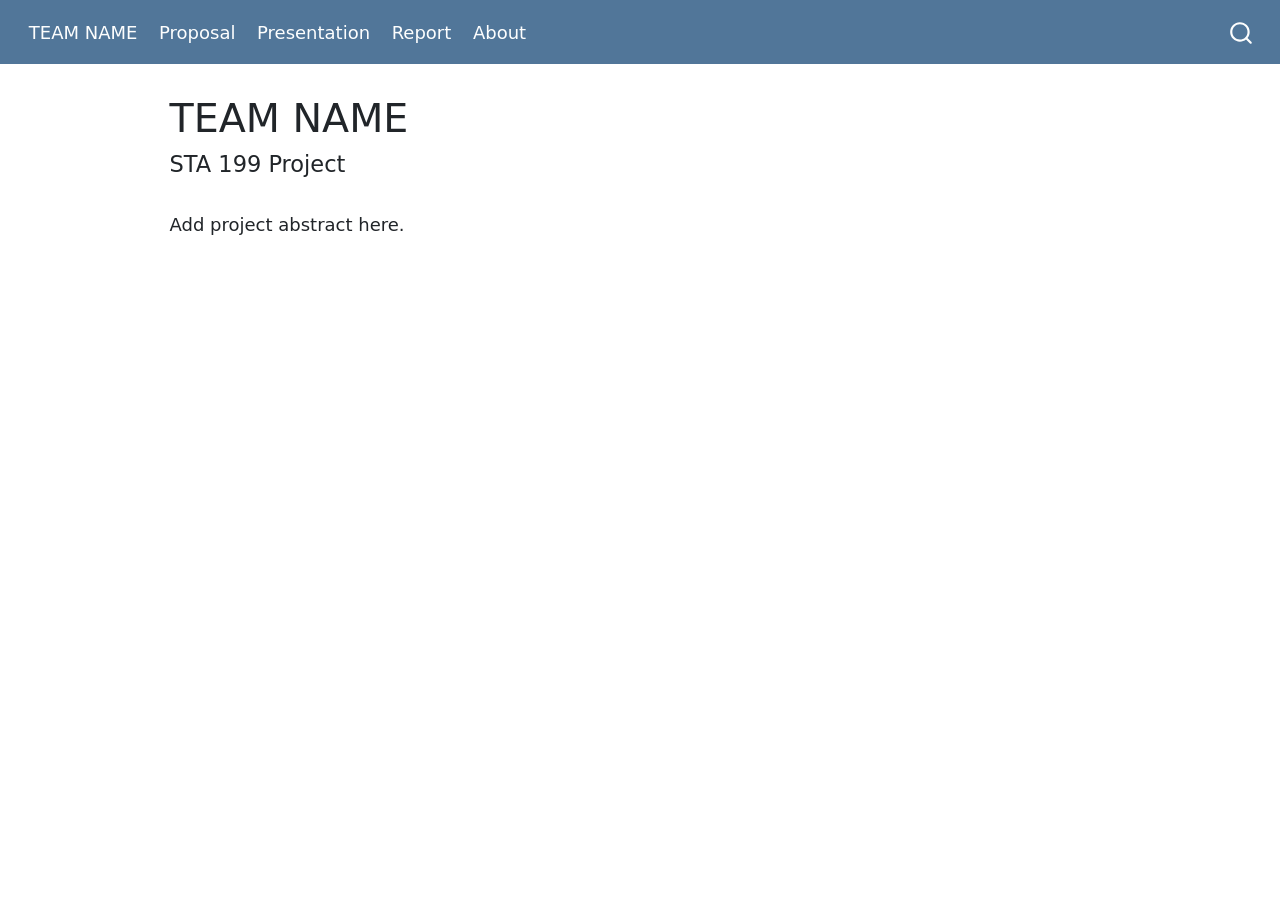
<file: docs/index.html>
<!DOCTYPE html>
<html xmlns="http://www.w3.org/1999/xhtml" lang="en" xml:lang="en"><head>

<meta charset="utf-8">
<meta name="generator" content="quarto-1.1.251">

<meta name="viewport" content="width=device-width, initial-scale=1.0, user-scalable=yes">


<title>TEAM NAME</title>
<style>
code{white-space: pre-wrap;}
span.smallcaps{font-variant: small-caps;}
div.columns{display: flex; gap: min(4vw, 1.5em);}
div.column{flex: auto; overflow-x: auto;}
div.hanging-indent{margin-left: 1.5em; text-indent: -1.5em;}
ul.task-list{list-style: none;}
ul.task-list li input[type="checkbox"] {
  width: 0.8em;
  margin: 0 0.8em 0.2em -1.6em;
  vertical-align: middle;
}
</style>


<script src="site_libs/quarto-nav/quarto-nav.js"></script>
<script src="site_libs/quarto-nav/headroom.min.js"></script>
<script src="site_libs/clipboard/clipboard.min.js"></script>
<script src="site_libs/quarto-search/autocomplete.umd.js"></script>
<script src="site_libs/quarto-search/fuse.min.js"></script>
<script src="site_libs/quarto-search/quarto-search.js"></script>
<meta name="quarto:offset" content="./">
<script src="site_libs/quarto-html/quarto.js"></script>
<script src="site_libs/quarto-html/popper.min.js"></script>
<script src="site_libs/quarto-html/tippy.umd.min.js"></script>
<script src="site_libs/quarto-html/anchor.min.js"></script>
<link href="site_libs/quarto-html/tippy.css" rel="stylesheet">
<link href="site_libs/quarto-html/quarto-syntax-highlighting.css" rel="stylesheet" id="quarto-text-highlighting-styles">
<script src="site_libs/bootstrap/bootstrap.min.js"></script>
<link href="site_libs/bootstrap/bootstrap-icons.css" rel="stylesheet">
<link href="site_libs/bootstrap/bootstrap.min.css" rel="stylesheet" id="quarto-bootstrap" data-mode="light">
<script id="quarto-search-options" type="application/json">{
  "location": "navbar",
  "copy-button": false,
  "collapse-after": 3,
  "panel-placement": "end",
  "type": "overlay",
  "limit": 20,
  "language": {
    "search-no-results-text": "No results",
    "search-matching-documents-text": "matching documents",
    "search-copy-link-title": "Copy link to search",
    "search-hide-matches-text": "Hide additional matches",
    "search-more-match-text": "more match in this document",
    "search-more-matches-text": "more matches in this document",
    "search-clear-button-title": "Clear",
    "search-detached-cancel-button-title": "Cancel",
    "search-submit-button-title": "Submit"
  }
}</script>


</head>

<body class="nav-fixed">

<div id="quarto-search-results"></div>
  <header id="quarto-header" class="headroom fixed-top">
    <nav class="navbar navbar-expand-lg navbar-dark ">
      <div class="navbar-container container-fluid">
          <button class="navbar-toggler" type="button" data-bs-toggle="collapse" data-bs-target="#navbarCollapse" aria-controls="navbarCollapse" aria-expanded="false" aria-label="Toggle navigation" onclick="if (window.quartoToggleHeadroom) { window.quartoToggleHeadroom(); }">
  <span class="navbar-toggler-icon"></span>
</button>
          <div class="collapse navbar-collapse" id="navbarCollapse">
            <ul class="navbar-nav navbar-nav-scroll me-auto">
  <li class="nav-item">
    <a class="nav-link active" href="./index.html" aria-current="page">TEAM NAME</a>
  </li>  
  <li class="nav-item">
    <a class="nav-link" href="./proposal.html">Proposal</a>
  </li>  
  <li class="nav-item">
    <a class="nav-link" href="./presentation.pdf">Presentation</a>
  </li>  
  <li class="nav-item">
    <a class="nav-link" href="./report.html">Report</a>
  </li>  
  <li class="nav-item">
    <a class="nav-link" href="./about.html">About</a>
  </li>  
</ul>
              <div id="quarto-search" class="" title="Search"></div>
          </div> <!-- /navcollapse -->
      </div> <!-- /container-fluid -->
    </nav>
</header>
<!-- content -->
<div id="quarto-content" class="quarto-container page-columns page-rows-contents page-layout-article page-navbar">
<!-- sidebar -->
<!-- margin-sidebar -->
    <div id="quarto-margin-sidebar" class="sidebar margin-sidebar">
        
    </div>
<!-- main -->
<main class="content" id="quarto-document-content">

<header id="title-block-header" class="quarto-title-block default">
<div class="quarto-title">
<h1 class="title">TEAM NAME</h1>
<p class="subtitle lead">STA 199 Project</p>
</div>



<div class="quarto-title-meta">

    
    
  </div>
  

</header>

<p>Add project abstract here.</p>



</main> <!-- /main -->
<script id="quarto-html-after-body" type="application/javascript">
window.document.addEventListener("DOMContentLoaded", function (event) {
  const toggleBodyColorMode = (bsSheetEl) => {
    const mode = bsSheetEl.getAttribute("data-mode");
    const bodyEl = window.document.querySelector("body");
    if (mode === "dark") {
      bodyEl.classList.add("quarto-dark");
      bodyEl.classList.remove("quarto-light");
    } else {
      bodyEl.classList.add("quarto-light");
      bodyEl.classList.remove("quarto-dark");
    }
  }
  const toggleBodyColorPrimary = () => {
    const bsSheetEl = window.document.querySelector("link#quarto-bootstrap");
    if (bsSheetEl) {
      toggleBodyColorMode(bsSheetEl);
    }
  }
  toggleBodyColorPrimary();  
  const icon = "";
  const anchorJS = new window.AnchorJS();
  anchorJS.options = {
    placement: 'right',
    icon: icon
  };
  anchorJS.add('.anchored');
  const clipboard = new window.ClipboardJS('.code-copy-button', {
    target: function(trigger) {
      return trigger.previousElementSibling;
    }
  });
  clipboard.on('success', function(e) {
    // button target
    const button = e.trigger;
    // don't keep focus
    button.blur();
    // flash "checked"
    button.classList.add('code-copy-button-checked');
    var currentTitle = button.getAttribute("title");
    button.setAttribute("title", "Copied!");
    setTimeout(function() {
      button.setAttribute("title", currentTitle);
      button.classList.remove('code-copy-button-checked');
    }, 1000);
    // clear code selection
    e.clearSelection();
  });
  function tippyHover(el, contentFn) {
    const config = {
      allowHTML: true,
      content: contentFn,
      maxWidth: 500,
      delay: 100,
      arrow: false,
      appendTo: function(el) {
          return el.parentElement;
      },
      interactive: true,
      interactiveBorder: 10,
      theme: 'quarto',
      placement: 'bottom-start'
    };
    window.tippy(el, config); 
  }
  const noterefs = window.document.querySelectorAll('a[role="doc-noteref"]');
  for (var i=0; i<noterefs.length; i++) {
    const ref = noterefs[i];
    tippyHover(ref, function() {
      // use id or data attribute instead here
      let href = ref.getAttribute('data-footnote-href') || ref.getAttribute('href');
      try { href = new URL(href).hash; } catch {}
      const id = href.replace(/^#\/?/, "");
      const note = window.document.getElementById(id);
      return note.innerHTML;
    });
  }
  var bibliorefs = window.document.querySelectorAll('a[role="doc-biblioref"]');
  for (var i=0; i<bibliorefs.length; i++) {
    const ref = bibliorefs[i];
    const cites = ref.parentNode.getAttribute('data-cites').split(' ');
    tippyHover(ref, function() {
      var popup = window.document.createElement('div');
      cites.forEach(function(cite) {
        var citeDiv = window.document.createElement('div');
        citeDiv.classList.add('hanging-indent');
        citeDiv.classList.add('csl-entry');
        var biblioDiv = window.document.getElementById('ref-' + cite);
        if (biblioDiv) {
          citeDiv.innerHTML = biblioDiv.innerHTML;
        }
        popup.appendChild(citeDiv);
      });
      return popup.innerHTML;
    });
  }
});
</script>
</div> <!-- /content -->



</body></html>
</file>
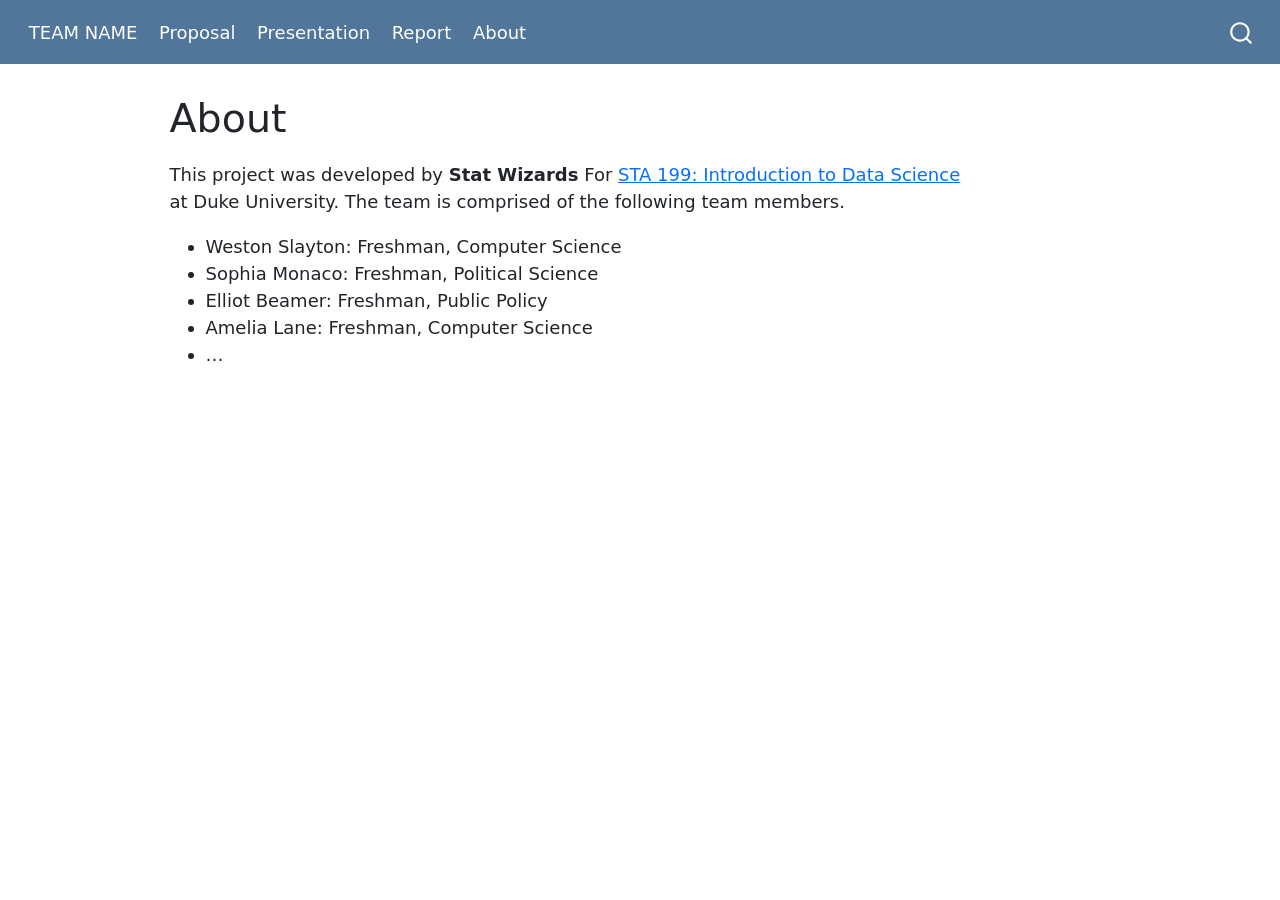
<file: docs/about.html>
<!DOCTYPE html>
<html xmlns="http://www.w3.org/1999/xhtml" lang="en" xml:lang="en"><head>

<meta charset="utf-8">
<meta name="generator" content="quarto-1.1.251">

<meta name="viewport" content="width=device-width, initial-scale=1.0, user-scalable=yes">


<title>About</title>
<style>
code{white-space: pre-wrap;}
span.smallcaps{font-variant: small-caps;}
div.columns{display: flex; gap: min(4vw, 1.5em);}
div.column{flex: auto; overflow-x: auto;}
div.hanging-indent{margin-left: 1.5em; text-indent: -1.5em;}
ul.task-list{list-style: none;}
ul.task-list li input[type="checkbox"] {
  width: 0.8em;
  margin: 0 0.8em 0.2em -1.6em;
  vertical-align: middle;
}
</style>


<script src="site_libs/quarto-nav/quarto-nav.js"></script>
<script src="site_libs/quarto-nav/headroom.min.js"></script>
<script src="site_libs/clipboard/clipboard.min.js"></script>
<script src="site_libs/quarto-search/autocomplete.umd.js"></script>
<script src="site_libs/quarto-search/fuse.min.js"></script>
<script src="site_libs/quarto-search/quarto-search.js"></script>
<meta name="quarto:offset" content="./">
<script src="site_libs/quarto-html/quarto.js"></script>
<script src="site_libs/quarto-html/popper.min.js"></script>
<script src="site_libs/quarto-html/tippy.umd.min.js"></script>
<script src="site_libs/quarto-html/anchor.min.js"></script>
<link href="site_libs/quarto-html/tippy.css" rel="stylesheet">
<link href="site_libs/quarto-html/quarto-syntax-highlighting.css" rel="stylesheet" id="quarto-text-highlighting-styles">
<script src="site_libs/bootstrap/bootstrap.min.js"></script>
<link href="site_libs/bootstrap/bootstrap-icons.css" rel="stylesheet">
<link href="site_libs/bootstrap/bootstrap.min.css" rel="stylesheet" id="quarto-bootstrap" data-mode="light">
<script id="quarto-search-options" type="application/json">{
  "location": "navbar",
  "copy-button": false,
  "collapse-after": 3,
  "panel-placement": "end",
  "type": "overlay",
  "limit": 20,
  "language": {
    "search-no-results-text": "No results",
    "search-matching-documents-text": "matching documents",
    "search-copy-link-title": "Copy link to search",
    "search-hide-matches-text": "Hide additional matches",
    "search-more-match-text": "more match in this document",
    "search-more-matches-text": "more matches in this document",
    "search-clear-button-title": "Clear",
    "search-detached-cancel-button-title": "Cancel",
    "search-submit-button-title": "Submit"
  }
}</script>


</head>

<body class="nav-fixed">

<div id="quarto-search-results"></div>
  <header id="quarto-header" class="headroom fixed-top">
    <nav class="navbar navbar-expand-lg navbar-dark ">
      <div class="navbar-container container-fluid">
          <button class="navbar-toggler" type="button" data-bs-toggle="collapse" data-bs-target="#navbarCollapse" aria-controls="navbarCollapse" aria-expanded="false" aria-label="Toggle navigation" onclick="if (window.quartoToggleHeadroom) { window.quartoToggleHeadroom(); }">
  <span class="navbar-toggler-icon"></span>
</button>
          <div class="collapse navbar-collapse" id="navbarCollapse">
            <ul class="navbar-nav navbar-nav-scroll me-auto">
  <li class="nav-item">
    <a class="nav-link" href="./index.html">TEAM NAME</a>
  </li>  
  <li class="nav-item">
    <a class="nav-link" href="./proposal.html">Proposal</a>
  </li>  
  <li class="nav-item">
    <a class="nav-link" href="./presentation.pdf">Presentation</a>
  </li>  
  <li class="nav-item">
    <a class="nav-link" href="./report.html">Report</a>
  </li>  
  <li class="nav-item">
    <a class="nav-link active" href="./about.html" aria-current="page">About</a>
  </li>  
</ul>
              <div id="quarto-search" class="" title="Search"></div>
          </div> <!-- /navcollapse -->
      </div> <!-- /container-fluid -->
    </nav>
</header>
<!-- content -->
<div id="quarto-content" class="quarto-container page-columns page-rows-contents page-layout-article page-navbar">
<!-- sidebar -->
<!-- margin-sidebar -->
    <div id="quarto-margin-sidebar" class="sidebar margin-sidebar">
        
    </div>
<!-- main -->
<main class="content" id="quarto-document-content">

<header id="title-block-header" class="quarto-title-block default">
<div class="quarto-title">
<h1 class="title">About</h1>
</div>



<div class="quarto-title-meta">

    
    
  </div>
  

</header>

<p>This project was developed by <strong>Stat Wizards</strong> For <a href="https://sta199-s23-2.github.io/">STA 199: Introduction to Data Science</a> at Duke University. The team is comprised of the following team members.</p>
<ul>
<li>Weston Slayton: Freshman, Computer Science</li>
<li>Sophia Monaco: Freshman, Political Science</li>
<li>Elliot Beamer: Freshman, Public Policy</li>
<li>Amelia Lane: Freshman, Computer Science</li>
<li>…</li>
</ul>



</main> <!-- /main -->
<script id="quarto-html-after-body" type="application/javascript">
window.document.addEventListener("DOMContentLoaded", function (event) {
  const toggleBodyColorMode = (bsSheetEl) => {
    const mode = bsSheetEl.getAttribute("data-mode");
    const bodyEl = window.document.querySelector("body");
    if (mode === "dark") {
      bodyEl.classList.add("quarto-dark");
      bodyEl.classList.remove("quarto-light");
    } else {
      bodyEl.classList.add("quarto-light");
      bodyEl.classList.remove("quarto-dark");
    }
  }
  const toggleBodyColorPrimary = () => {
    const bsSheetEl = window.document.querySelector("link#quarto-bootstrap");
    if (bsSheetEl) {
      toggleBodyColorMode(bsSheetEl);
    }
  }
  toggleBodyColorPrimary();  
  const icon = "";
  const anchorJS = new window.AnchorJS();
  anchorJS.options = {
    placement: 'right',
    icon: icon
  };
  anchorJS.add('.anchored');
  const clipboard = new window.ClipboardJS('.code-copy-button', {
    target: function(trigger) {
      return trigger.previousElementSibling;
    }
  });
  clipboard.on('success', function(e) {
    // button target
    const button = e.trigger;
    // don't keep focus
    button.blur();
    // flash "checked"
    button.classList.add('code-copy-button-checked');
    var currentTitle = button.getAttribute("title");
    button.setAttribute("title", "Copied!");
    setTimeout(function() {
      button.setAttribute("title", currentTitle);
      button.classList.remove('code-copy-button-checked');
    }, 1000);
    // clear code selection
    e.clearSelection();
  });
  function tippyHover(el, contentFn) {
    const config = {
      allowHTML: true,
      content: contentFn,
      maxWidth: 500,
      delay: 100,
      arrow: false,
      appendTo: function(el) {
          return el.parentElement;
      },
      interactive: true,
      interactiveBorder: 10,
      theme: 'quarto',
      placement: 'bottom-start'
    };
    window.tippy(el, config); 
  }
  const noterefs = window.document.querySelectorAll('a[role="doc-noteref"]');
  for (var i=0; i<noterefs.length; i++) {
    const ref = noterefs[i];
    tippyHover(ref, function() {
      // use id or data attribute instead here
      let href = ref.getAttribute('data-footnote-href') || ref.getAttribute('href');
      try { href = new URL(href).hash; } catch {}
      const id = href.replace(/^#\/?/, "");
      const note = window.document.getElementById(id);
      return note.innerHTML;
    });
  }
  var bibliorefs = window.document.querySelectorAll('a[role="doc-biblioref"]');
  for (var i=0; i<bibliorefs.length; i++) {
    const ref = bibliorefs[i];
    const cites = ref.parentNode.getAttribute('data-cites').split(' ');
    tippyHover(ref, function() {
      var popup = window.document.createElement('div');
      cites.forEach(function(cite) {
        var citeDiv = window.document.createElement('div');
        citeDiv.classList.add('hanging-indent');
        citeDiv.classList.add('csl-entry');
        var biblioDiv = window.document.getElementById('ref-' + cite);
        if (biblioDiv) {
          citeDiv.innerHTML = biblioDiv.innerHTML;
        }
        popup.appendChild(citeDiv);
      });
      return popup.innerHTML;
    });
  }
});
</script>
</div> <!-- /content -->



</body></html>
</file>
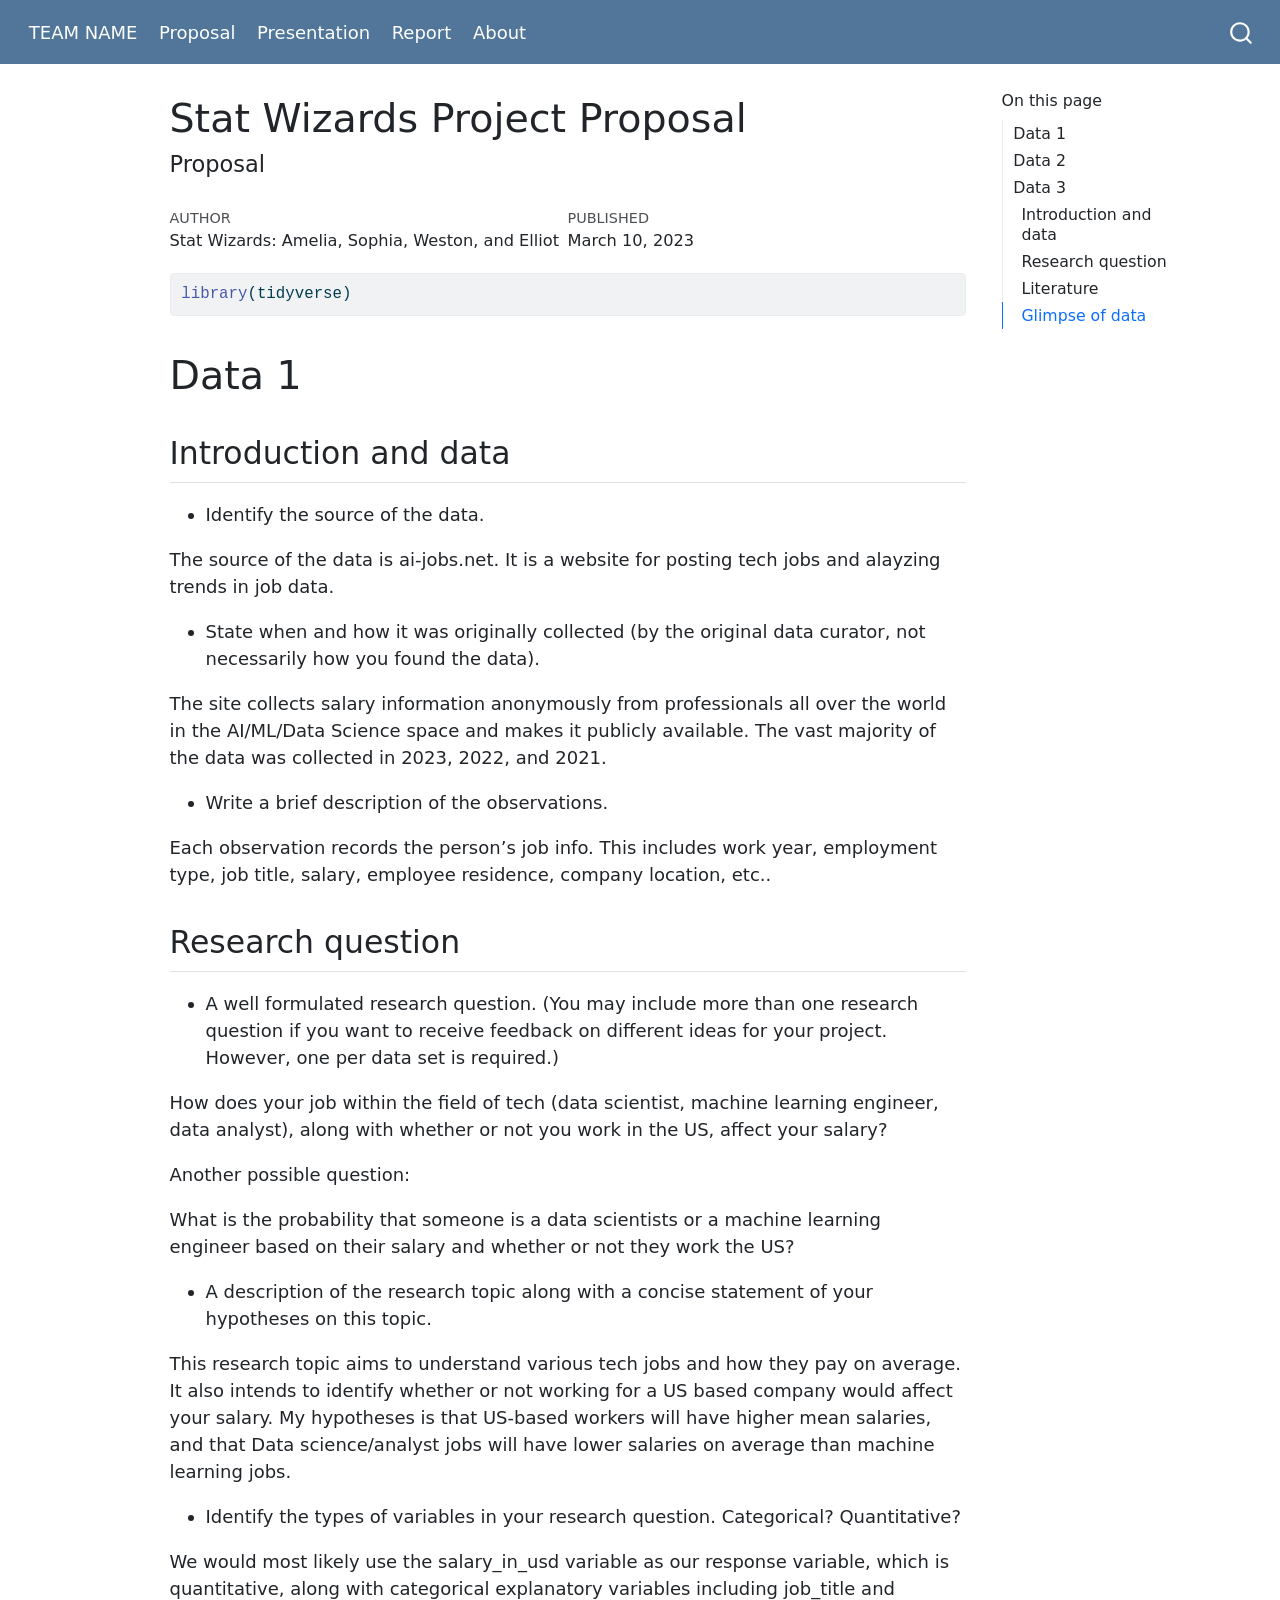
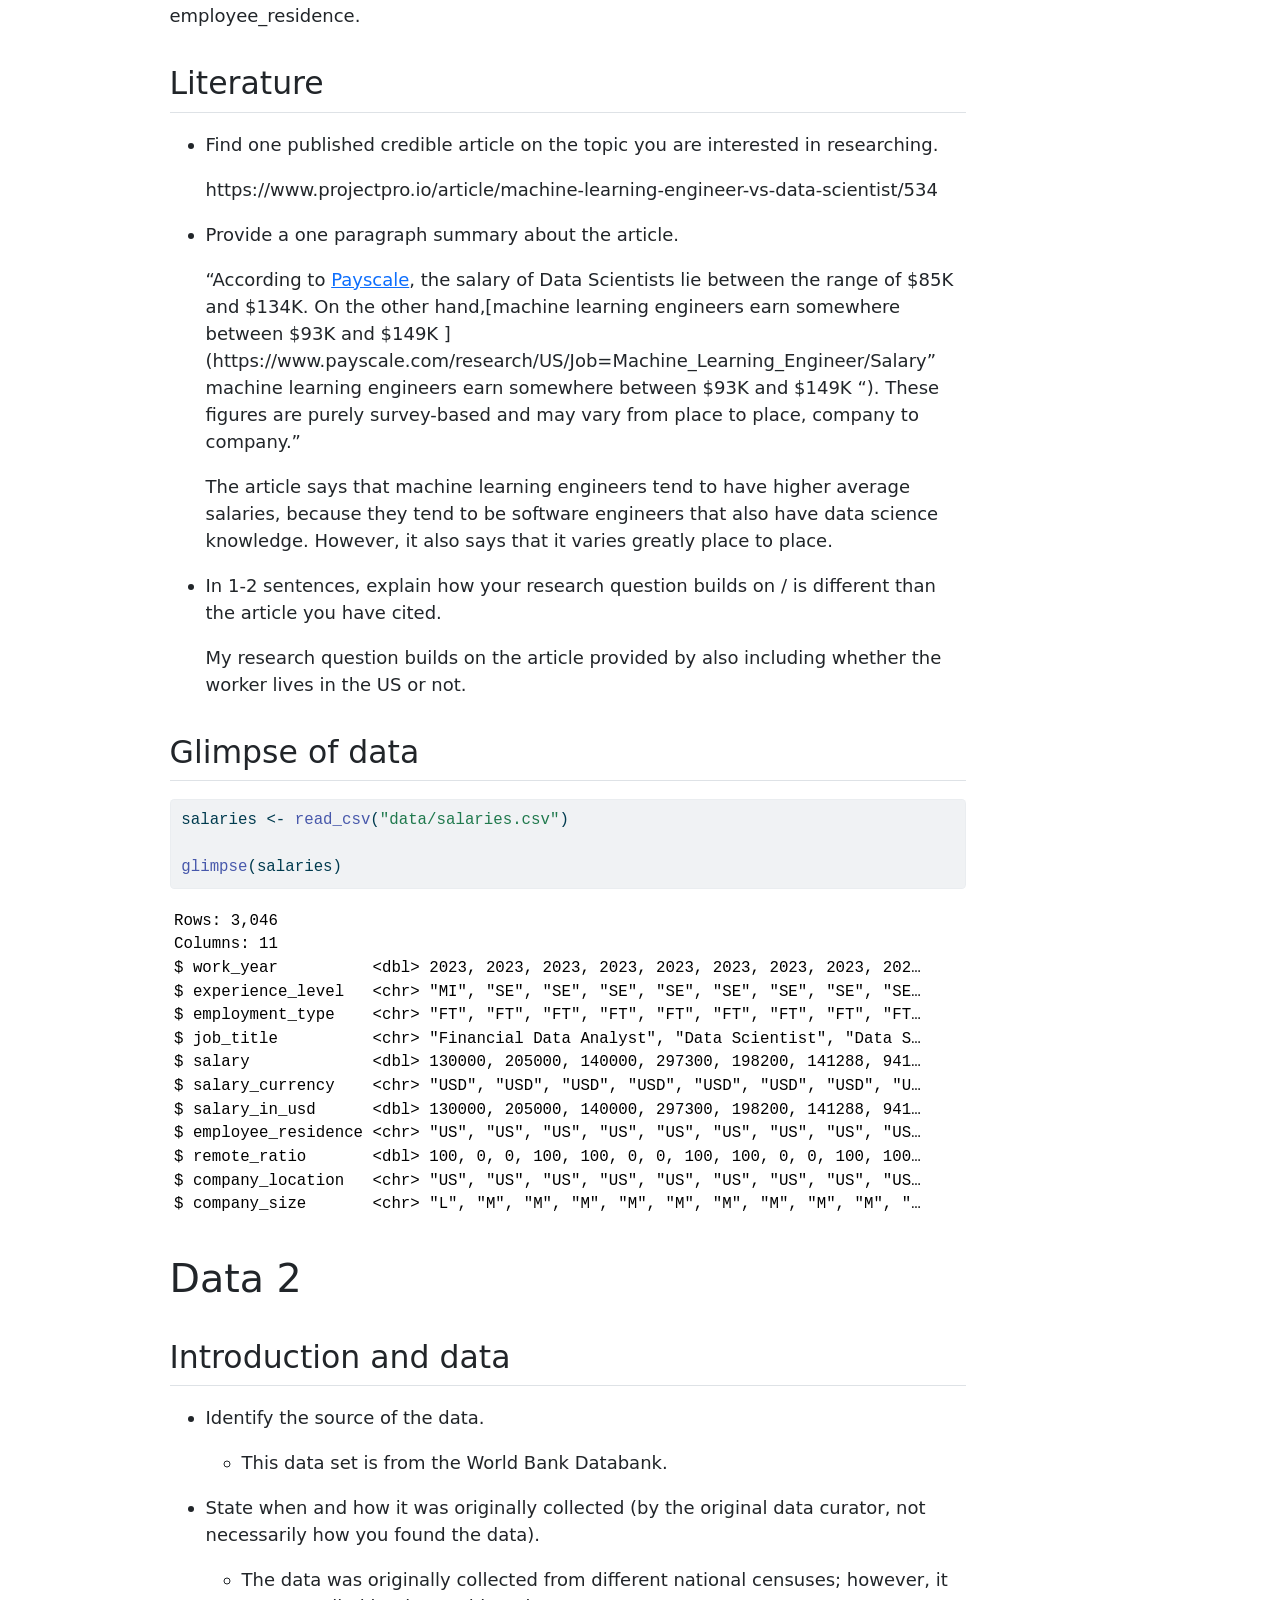
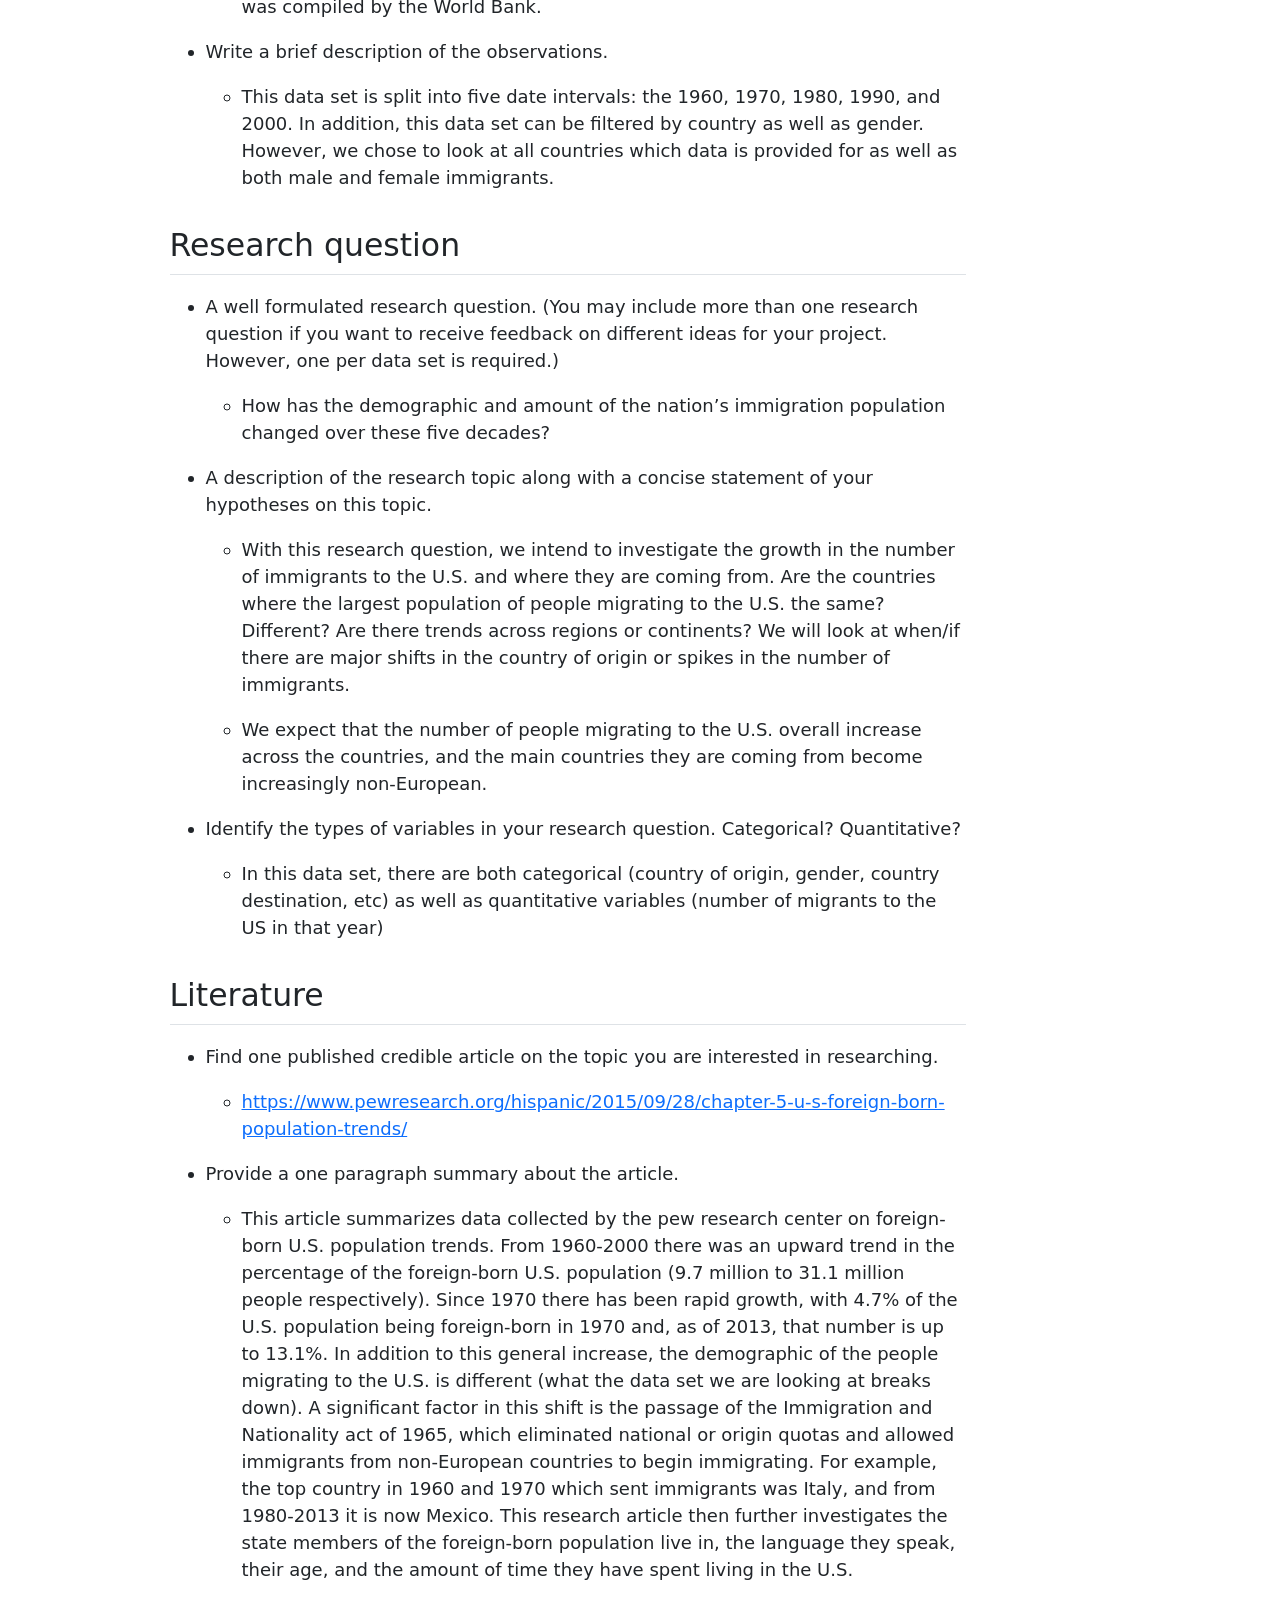
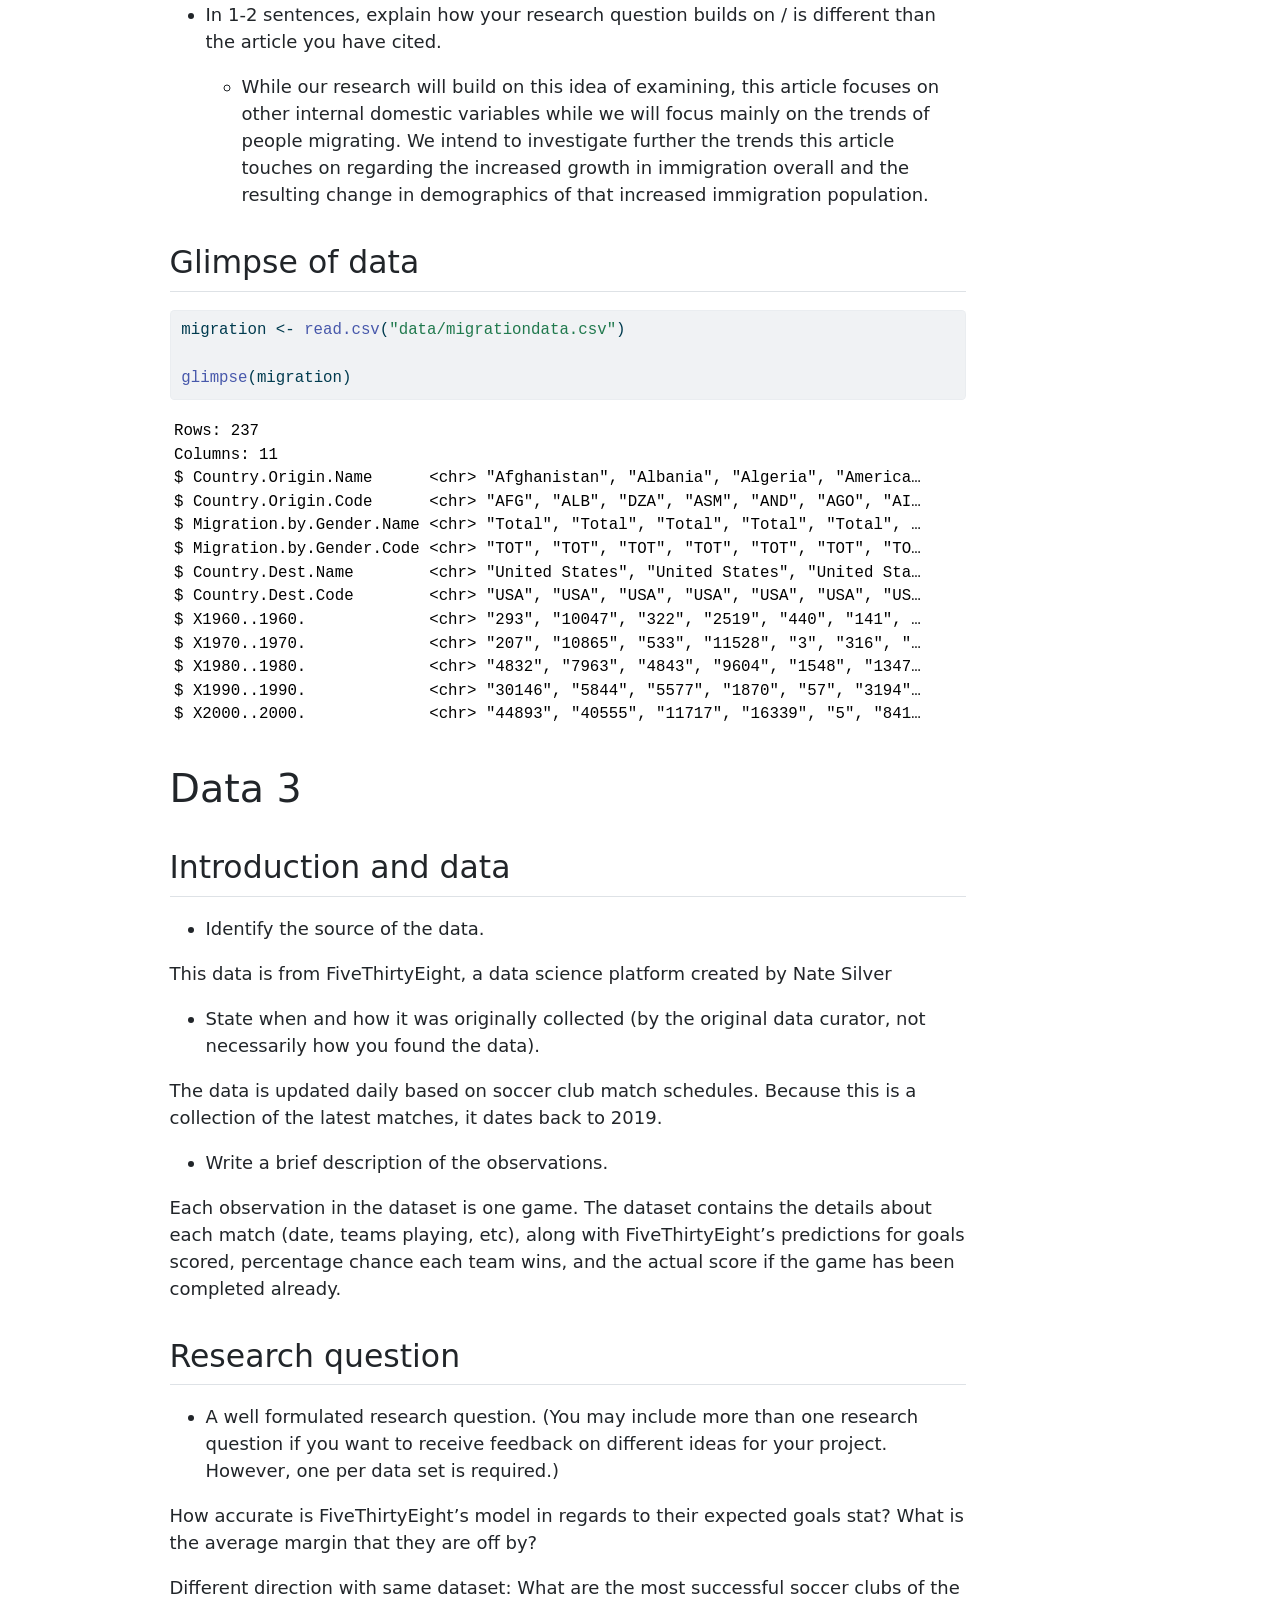
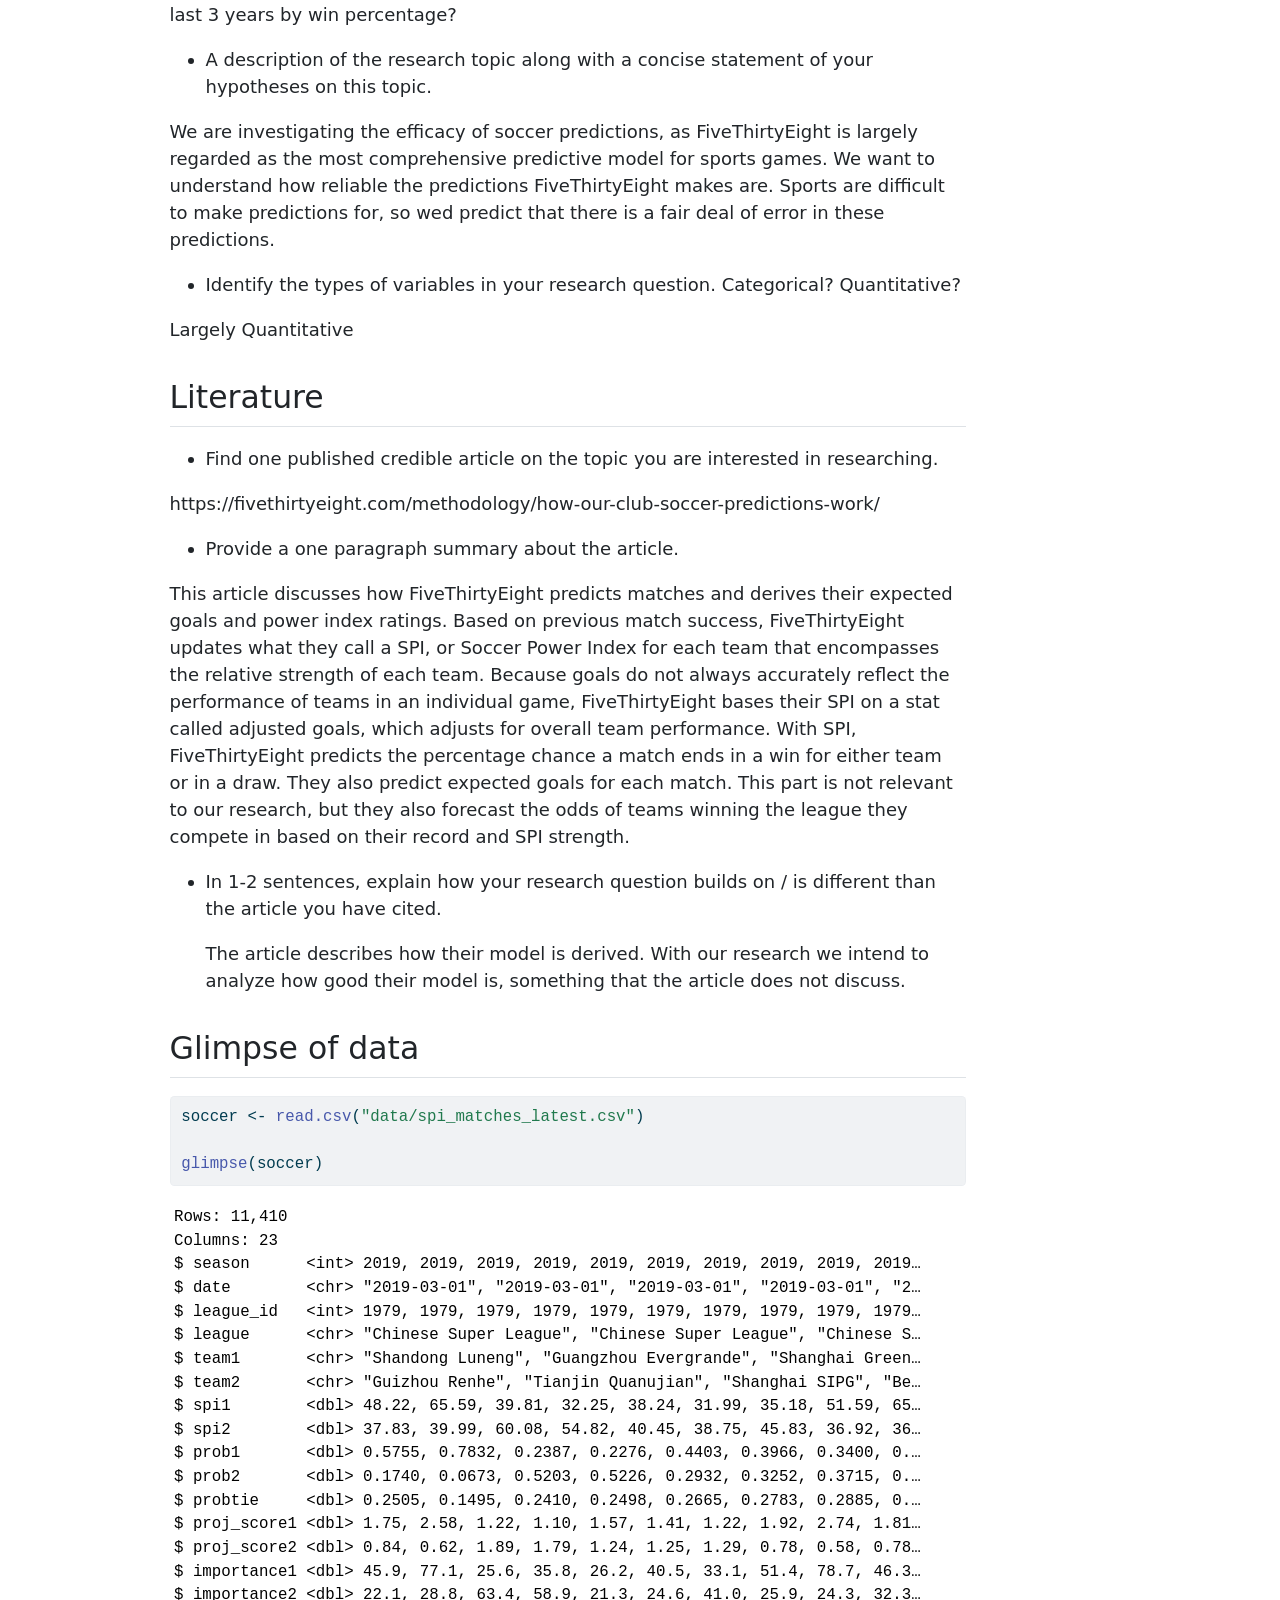
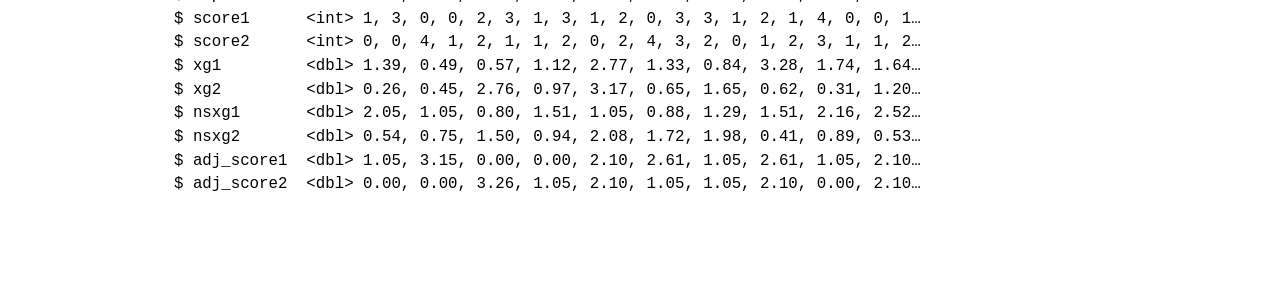
<file: docs/proposal.html>
<!DOCTYPE html>
<html xmlns="http://www.w3.org/1999/xhtml" lang="en" xml:lang="en"><head>

<meta charset="utf-8">
<meta name="generator" content="quarto-1.1.251">

<meta name="viewport" content="width=device-width, initial-scale=1.0, user-scalable=yes">

<meta name="author" content="Stat Wizards: Amelia, Sophia, Weston, and Elliot">
<meta name="dcterms.date" content="2023-03-10">

<title>Stat Wizards Project Proposal</title>
<style>
code{white-space: pre-wrap;}
span.smallcaps{font-variant: small-caps;}
div.columns{display: flex; gap: min(4vw, 1.5em);}
div.column{flex: auto; overflow-x: auto;}
div.hanging-indent{margin-left: 1.5em; text-indent: -1.5em;}
ul.task-list{list-style: none;}
ul.task-list li input[type="checkbox"] {
  width: 0.8em;
  margin: 0 0.8em 0.2em -1.6em;
  vertical-align: middle;
}
pre > code.sourceCode { white-space: pre; position: relative; }
pre > code.sourceCode > span { display: inline-block; line-height: 1.25; }
pre > code.sourceCode > span:empty { height: 1.2em; }
.sourceCode { overflow: visible; }
code.sourceCode > span { color: inherit; text-decoration: inherit; }
div.sourceCode { margin: 1em 0; }
pre.sourceCode { margin: 0; }
@media screen {
div.sourceCode { overflow: auto; }
}
@media print {
pre > code.sourceCode { white-space: pre-wrap; }
pre > code.sourceCode > span { text-indent: -5em; padding-left: 5em; }
}
pre.numberSource code
  { counter-reset: source-line 0; }
pre.numberSource code > span
  { position: relative; left: -4em; counter-increment: source-line; }
pre.numberSource code > span > a:first-child::before
  { content: counter(source-line);
    position: relative; left: -1em; text-align: right; vertical-align: baseline;
    border: none; display: inline-block;
    -webkit-touch-callout: none; -webkit-user-select: none;
    -khtml-user-select: none; -moz-user-select: none;
    -ms-user-select: none; user-select: none;
    padding: 0 4px; width: 4em;
    color: #aaaaaa;
  }
pre.numberSource { margin-left: 3em; border-left: 1px solid #aaaaaa;  padding-left: 4px; }
div.sourceCode
  {   }
@media screen {
pre > code.sourceCode > span > a:first-child::before { text-decoration: underline; }
}
code span.al { color: #ff0000; font-weight: bold; } /* Alert */
code span.an { color: #60a0b0; font-weight: bold; font-style: italic; } /* Annotation */
code span.at { color: #7d9029; } /* Attribute */
code span.bn { color: #40a070; } /* BaseN */
code span.bu { color: #008000; } /* BuiltIn */
code span.cf { color: #007020; font-weight: bold; } /* ControlFlow */
code span.ch { color: #4070a0; } /* Char */
code span.cn { color: #880000; } /* Constant */
code span.co { color: #60a0b0; font-style: italic; } /* Comment */
code span.cv { color: #60a0b0; font-weight: bold; font-style: italic; } /* CommentVar */
code span.do { color: #ba2121; font-style: italic; } /* Documentation */
code span.dt { color: #902000; } /* DataType */
code span.dv { color: #40a070; } /* DecVal */
code span.er { color: #ff0000; font-weight: bold; } /* Error */
code span.ex { } /* Extension */
code span.fl { color: #40a070; } /* Float */
code span.fu { color: #06287e; } /* Function */
code span.im { color: #008000; font-weight: bold; } /* Import */
code span.in { color: #60a0b0; font-weight: bold; font-style: italic; } /* Information */
code span.kw { color: #007020; font-weight: bold; } /* Keyword */
code span.op { color: #666666; } /* Operator */
code span.ot { color: #007020; } /* Other */
code span.pp { color: #bc7a00; } /* Preprocessor */
code span.sc { color: #4070a0; } /* SpecialChar */
code span.ss { color: #bb6688; } /* SpecialString */
code span.st { color: #4070a0; } /* String */
code span.va { color: #19177c; } /* Variable */
code span.vs { color: #4070a0; } /* VerbatimString */
code span.wa { color: #60a0b0; font-weight: bold; font-style: italic; } /* Warning */
</style>


<script src="site_libs/quarto-nav/quarto-nav.js"></script>
<script src="site_libs/quarto-nav/headroom.min.js"></script>
<script src="site_libs/clipboard/clipboard.min.js"></script>
<script src="site_libs/quarto-search/autocomplete.umd.js"></script>
<script src="site_libs/quarto-search/fuse.min.js"></script>
<script src="site_libs/quarto-search/quarto-search.js"></script>
<meta name="quarto:offset" content="./">
<script src="site_libs/quarto-html/quarto.js"></script>
<script src="site_libs/quarto-html/popper.min.js"></script>
<script src="site_libs/quarto-html/tippy.umd.min.js"></script>
<script src="site_libs/quarto-html/anchor.min.js"></script>
<link href="site_libs/quarto-html/tippy.css" rel="stylesheet">
<link href="site_libs/quarto-html/quarto-syntax-highlighting.css" rel="stylesheet" id="quarto-text-highlighting-styles">
<script src="site_libs/bootstrap/bootstrap.min.js"></script>
<link href="site_libs/bootstrap/bootstrap-icons.css" rel="stylesheet">
<link href="site_libs/bootstrap/bootstrap.min.css" rel="stylesheet" id="quarto-bootstrap" data-mode="light">
<script id="quarto-search-options" type="application/json">{
  "location": "navbar",
  "copy-button": false,
  "collapse-after": 3,
  "panel-placement": "end",
  "type": "overlay",
  "limit": 20,
  "language": {
    "search-no-results-text": "No results",
    "search-matching-documents-text": "matching documents",
    "search-copy-link-title": "Copy link to search",
    "search-hide-matches-text": "Hide additional matches",
    "search-more-match-text": "more match in this document",
    "search-more-matches-text": "more matches in this document",
    "search-clear-button-title": "Clear",
    "search-detached-cancel-button-title": "Cancel",
    "search-submit-button-title": "Submit"
  }
}</script>


</head>

<body class="nav-fixed">

<div id="quarto-search-results"></div>
  <header id="quarto-header" class="headroom fixed-top">
    <nav class="navbar navbar-expand-lg navbar-dark ">
      <div class="navbar-container container-fluid">
          <button class="navbar-toggler" type="button" data-bs-toggle="collapse" data-bs-target="#navbarCollapse" aria-controls="navbarCollapse" aria-expanded="false" aria-label="Toggle navigation" onclick="if (window.quartoToggleHeadroom) { window.quartoToggleHeadroom(); }">
  <span class="navbar-toggler-icon"></span>
</button>
          <div class="collapse navbar-collapse" id="navbarCollapse">
            <ul class="navbar-nav navbar-nav-scroll me-auto">
  <li class="nav-item">
    <a class="nav-link" href="./index.html">TEAM NAME</a>
  </li>  
  <li class="nav-item">
    <a class="nav-link active" href="./proposal.html" aria-current="page">Proposal</a>
  </li>  
  <li class="nav-item">
    <a class="nav-link" href="./presentation.pdf">Presentation</a>
  </li>  
  <li class="nav-item">
    <a class="nav-link" href="./report.html">Report</a>
  </li>  
  <li class="nav-item">
    <a class="nav-link" href="./about.html">About</a>
  </li>  
</ul>
              <div id="quarto-search" class="" title="Search"></div>
          </div> <!-- /navcollapse -->
      </div> <!-- /container-fluid -->
    </nav>
</header>
<!-- content -->
<div id="quarto-content" class="quarto-container page-columns page-rows-contents page-layout-article page-navbar">
<!-- sidebar -->
<!-- margin-sidebar -->
    <div id="quarto-margin-sidebar" class="sidebar margin-sidebar">
        <nav id="TOC" role="doc-toc" class="toc-active">
    <h2 id="toc-title">On this page</h2>
   
  <ul>
  <li><a href="#data-1" id="toc-data-1" class="nav-link active" data-scroll-target="#data-1">Data 1</a>
  <ul class="collapse">
  <li><a href="#introduction-and-data" id="toc-introduction-and-data" class="nav-link" data-scroll-target="#introduction-and-data">Introduction and data</a></li>
  <li><a href="#research-question" id="toc-research-question" class="nav-link" data-scroll-target="#research-question">Research question</a></li>
  <li><a href="#literature" id="toc-literature" class="nav-link" data-scroll-target="#literature">Literature</a></li>
  <li><a href="#glimpse-of-data" id="toc-glimpse-of-data" class="nav-link" data-scroll-target="#glimpse-of-data">Glimpse of data</a></li>
  </ul></li>
  <li><a href="#data-2" id="toc-data-2" class="nav-link" data-scroll-target="#data-2">Data 2</a>
  <ul class="collapse">
  <li><a href="#introduction-and-data-1" id="toc-introduction-and-data-1" class="nav-link" data-scroll-target="#introduction-and-data-1">Introduction and data</a></li>
  <li><a href="#research-question-1" id="toc-research-question-1" class="nav-link" data-scroll-target="#research-question-1">Research question</a></li>
  <li><a href="#literature-1" id="toc-literature-1" class="nav-link" data-scroll-target="#literature-1">Literature</a></li>
  <li><a href="#glimpse-of-data-1" id="toc-glimpse-of-data-1" class="nav-link" data-scroll-target="#glimpse-of-data-1">Glimpse of data</a></li>
  </ul></li>
  <li><a href="#data-3" id="toc-data-3" class="nav-link" data-scroll-target="#data-3">Data 3</a>
  <ul class="collapse">
  <li><a href="#introduction-and-data-2" id="toc-introduction-and-data-2" class="nav-link" data-scroll-target="#introduction-and-data-2">Introduction and data</a></li>
  <li><a href="#research-question-2" id="toc-research-question-2" class="nav-link" data-scroll-target="#research-question-2">Research question</a></li>
  <li><a href="#literature-2" id="toc-literature-2" class="nav-link" data-scroll-target="#literature-2">Literature</a></li>
  <li><a href="#glimpse-of-data-2" id="toc-glimpse-of-data-2" class="nav-link" data-scroll-target="#glimpse-of-data-2">Glimpse of data</a></li>
  </ul></li>
  </ul>
</nav>
    </div>
<!-- main -->
<main class="content" id="quarto-document-content">

<header id="title-block-header" class="quarto-title-block default">
<div class="quarto-title">
<h1 class="title">Stat Wizards Project Proposal</h1>
<p class="subtitle lead">Proposal</p>
</div>



<div class="quarto-title-meta">

    <div>
    <div class="quarto-title-meta-heading">Author</div>
    <div class="quarto-title-meta-contents">
             <p>Stat Wizards: Amelia, Sophia, Weston, and Elliot </p>
          </div>
  </div>
    
    <div>
    <div class="quarto-title-meta-heading">Published</div>
    <div class="quarto-title-meta-contents">
      <p class="date">March 10, 2023</p>
    </div>
  </div>
    
  </div>
  

</header>

<div class="cell">
<div class="sourceCode cell-code" id="cb1"><pre class="sourceCode r code-with-copy"><code class="sourceCode r"><span id="cb1-1"><a href="#cb1-1" aria-hidden="true" tabindex="-1"></a><span class="fu">library</span>(tidyverse)</span></code><button title="Copy to Clipboard" class="code-copy-button"><i class="bi"></i></button></pre></div>
</div>
<section id="data-1" class="level1">
<h1>Data 1</h1>
<section id="introduction-and-data" class="level2">
<h2 class="anchored" data-anchor-id="introduction-and-data">Introduction and data</h2>
<ul>
<li>Identify the source of the data.</li>
</ul>
<p>The source of the data is ai-jobs.net. It is a website for posting tech jobs and alayzing trends in job data.</p>
<ul>
<li>State when and how it was originally collected (by the original data curator, not necessarily how you found the data).</li>
</ul>
<p>The site collects salary information anonymously from professionals all over the world in the AI/ML/Data Science space and makes it publicly available. The vast majority of the data was collected in 2023, 2022, and 2021.</p>
<ul>
<li>Write a brief description of the observations.</li>
</ul>
<p>Each observation records the person’s job info. This includes work year, employment type, job title, salary, employee residence, company location, etc..</p>
</section>
<section id="research-question" class="level2">
<h2 class="anchored" data-anchor-id="research-question">Research question</h2>
<ul>
<li>A well formulated research question. (You may include more than one research question if you want to receive feedback on different ideas for your project. However, one per data set is required.)</li>
</ul>
<p>How does your job within the field of tech (data scientist, machine learning engineer, data analyst), along with whether or not you work in the US, affect your salary?</p>
<p>Another possible question:</p>
<p>What is the probability that someone is a data scientists or a machine learning engineer based on their salary and whether or not they work the US?</p>
<ul>
<li>A description of the research topic along with a concise statement of your hypotheses on this topic.</li>
</ul>
<p>This research topic aims to understand various tech jobs and how they pay on average. It also intends to identify whether or not working for a US based company would affect your salary. My hypotheses is that US-based workers will have higher mean salaries, and that Data science/analyst jobs will have lower salaries on average than machine learning jobs.</p>
<ul>
<li>Identify the types of variables in your research question. Categorical? Quantitative?</li>
</ul>
<p>We would most likely use the salary_in_usd variable as our response variable, which is quantitative, along with categorical explanatory variables including job_title and employee_residence.</p>
</section>
<section id="literature" class="level2">
<h2 class="anchored" data-anchor-id="literature">Literature</h2>
<ul>
<li><p>Find one published credible article on the topic you are interested in researching.</p>
<p>https://www.projectpro.io/article/machine-learning-engineer-vs-data-scientist/534</p></li>
<li><p>Provide a one paragraph summary about the article.</p>
<p>“According to <a href="https://www.payscale.com/research/US/Job=Data_Scientist/Salary/3eb9c016/Early-Career" title="Payscale">Payscale</a>, the salary of Data Scientists lie between the range of $85K and $134K. On the other hand,[machine learning engineers earn somewhere between $93K and $149K ](https://www.payscale.com/research/US/Job=Machine_Learning_Engineer/Salary” machine learning engineers earn somewhere between $93K and $149K “). These figures are purely survey-based and may vary from place to place, company to company.”</p>
<p>The article says that machine learning engineers tend to have higher average salaries, because they tend to be software engineers that also have data science knowledge. However, it also says that it varies greatly place to place.</p></li>
<li><p>In 1-2 sentences, explain how your research question builds on / is different than the article you have cited.</p>
<p>My research question builds on the article provided by also including whether the worker lives in the US or not.</p></li>
</ul>
</section>
<section id="glimpse-of-data" class="level2">
<h2 class="anchored" data-anchor-id="glimpse-of-data">Glimpse of data</h2>
<div class="cell">
<div class="sourceCode cell-code" id="cb2"><pre class="sourceCode r code-with-copy"><code class="sourceCode r"><span id="cb2-1"><a href="#cb2-1" aria-hidden="true" tabindex="-1"></a>salaries <span class="ot">&lt;-</span> <span class="fu">read_csv</span>(<span class="st">"data/salaries.csv"</span>)</span>
<span id="cb2-2"><a href="#cb2-2" aria-hidden="true" tabindex="-1"></a></span>
<span id="cb2-3"><a href="#cb2-3" aria-hidden="true" tabindex="-1"></a><span class="fu">glimpse</span>(salaries)</span></code><button title="Copy to Clipboard" class="code-copy-button"><i class="bi"></i></button></pre></div>
<div class="cell-output cell-output-stdout">
<pre><code>Rows: 3,046
Columns: 11
$ work_year          &lt;dbl&gt; 2023, 2023, 2023, 2023, 2023, 2023, 2023, 2023, 202…
$ experience_level   &lt;chr&gt; "MI", "SE", "SE", "SE", "SE", "SE", "SE", "SE", "SE…
$ employment_type    &lt;chr&gt; "FT", "FT", "FT", "FT", "FT", "FT", "FT", "FT", "FT…
$ job_title          &lt;chr&gt; "Financial Data Analyst", "Data Scientist", "Data S…
$ salary             &lt;dbl&gt; 130000, 205000, 140000, 297300, 198200, 141288, 941…
$ salary_currency    &lt;chr&gt; "USD", "USD", "USD", "USD", "USD", "USD", "USD", "U…
$ salary_in_usd      &lt;dbl&gt; 130000, 205000, 140000, 297300, 198200, 141288, 941…
$ employee_residence &lt;chr&gt; "US", "US", "US", "US", "US", "US", "US", "US", "US…
$ remote_ratio       &lt;dbl&gt; 100, 0, 0, 100, 100, 0, 0, 100, 100, 0, 0, 100, 100…
$ company_location   &lt;chr&gt; "US", "US", "US", "US", "US", "US", "US", "US", "US…
$ company_size       &lt;chr&gt; "L", "M", "M", "M", "M", "M", "M", "M", "M", "M", "…</code></pre>
</div>
</div>
</section>
</section>
<section id="data-2" class="level1">
<h1>Data 2</h1>
<section id="introduction-and-data-1" class="level2">
<h2 class="anchored" data-anchor-id="introduction-and-data-1">Introduction and data</h2>
<ul>
<li><p>Identify the source of the data.</p>
<ul>
<li>This data set is from the World Bank Databank.&nbsp;</li>
</ul></li>
<li><p>State when and how it was originally collected (by the original data curator, not necessarily how you found the data).</p>
<ul>
<li>The data was originally collected from different national censuses; however, it was compiled by the World Bank.</li>
</ul></li>
<li><p>Write a brief description of the observations.</p>
<ul>
<li>This data set is split into five date intervals: the 1960, 1970, 1980, 1990, and 2000. In addition, this data set can be filtered by country as well as gender. However, we chose to look at all countries which data is provided for as well as both male and female immigrants.</li>
</ul></li>
</ul>
</section>
<section id="research-question-1" class="level2">
<h2 class="anchored" data-anchor-id="research-question-1">Research question</h2>
<ul>
<li><p>A well formulated research question. (You may include more than one research question if you want to receive feedback on different ideas for your project. However, one per data set is required.)</p>
<ul>
<li>How has the demographic and amount of the nation’s immigration population changed over these five decades?</li>
</ul></li>
<li><p>A description of the research topic along with a concise statement of your hypotheses on this topic.</p>
<ul>
<li><p>With this research question, we intend to investigate the growth in the number of immigrants to the U.S. and where they are coming from. Are the countries where the largest population of people migrating to the U.S. the same? Different? Are there trends across regions or continents? We will look at when/if there are major shifts in the country of origin or spikes in the number of immigrants.</p></li>
<li><p>We expect that the number of people migrating to the U.S. overall increase across the countries, and the main countries they are coming from become increasingly non-European.</p></li>
</ul></li>
<li><p>Identify the types of variables in your research question. Categorical? Quantitative?</p>
<ul>
<li>In this data set, there are both categorical (country of origin, gender, country destination, etc) as well as quantitative variables (number of migrants to the US in that year)</li>
</ul></li>
</ul>
</section>
<section id="literature-1" class="level2">
<h2 class="anchored" data-anchor-id="literature-1">Literature</h2>
<ul>
<li><p>Find one published credible article on the topic you are interested in researching.</p>
<ul>
<li><a href="https://www.pewresearch.org/hispanic/2015/09/28/chapter-5-u-s-foreign-born-population-trends/" class="uri">https://www.pewresearch.org/hispanic/2015/09/28/chapter-5-u-s-foreign-born-population-trends/</a></li>
</ul></li>
<li><p>Provide a one paragraph summary about the article.</p>
<ul>
<li>This article summarizes data collected by the pew research center on foreign-born U.S. population trends. From 1960-2000 there was an upward trend in the percentage of the foreign-born U.S. population (9.7 million to 31.1 million people respectively). Since 1970 there has been rapid growth, with 4.7% of the U.S. population being foreign-born in 1970 and, as of 2013, that number is up to 13.1%. In addition to this general increase, the demographic of the people migrating to the U.S. is different (what the data set we are looking at breaks down). A significant factor in this shift is the passage of the Immigration and Nationality act of 1965, which eliminated national or origin quotas and allowed immigrants from non-European countries to begin immigrating. For example, the top country in 1960 and 1970 which sent immigrants was Italy, and from 1980-2013 it is now Mexico. This research article then further investigates the state members of the foreign-born population live in, the language they speak, their age, and the amount of time they have spent living in the U.S.</li>
</ul></li>
<li><p>In 1-2 sentences, explain how your research question builds on / is different than the article you have cited.</p>
<ul>
<li>While our research will build on this idea of examining, this article focuses on other internal domestic variables while we will focus mainly on the trends of people migrating. We intend to investigate further the trends this article touches on regarding the increased growth in immigration overall and the resulting change in demographics of that increased immigration population.</li>
</ul></li>
</ul>
</section>
<section id="glimpse-of-data-1" class="level2">
<h2 class="anchored" data-anchor-id="glimpse-of-data-1">Glimpse of data</h2>
<div class="cell">
<div class="sourceCode cell-code" id="cb4"><pre class="sourceCode r code-with-copy"><code class="sourceCode r"><span id="cb4-1"><a href="#cb4-1" aria-hidden="true" tabindex="-1"></a>migration <span class="ot">&lt;-</span> <span class="fu">read.csv</span>(<span class="st">"data/migrationdata.csv"</span>)</span>
<span id="cb4-2"><a href="#cb4-2" aria-hidden="true" tabindex="-1"></a></span>
<span id="cb4-3"><a href="#cb4-3" aria-hidden="true" tabindex="-1"></a><span class="fu">glimpse</span>(migration)</span></code><button title="Copy to Clipboard" class="code-copy-button"><i class="bi"></i></button></pre></div>
<div class="cell-output cell-output-stdout">
<pre><code>Rows: 237
Columns: 11
$ Country.Origin.Name      &lt;chr&gt; "Afghanistan", "Albania", "Algeria", "America…
$ Country.Origin.Code      &lt;chr&gt; "AFG", "ALB", "DZA", "ASM", "AND", "AGO", "AI…
$ Migration.by.Gender.Name &lt;chr&gt; "Total", "Total", "Total", "Total", "Total", …
$ Migration.by.Gender.Code &lt;chr&gt; "TOT", "TOT", "TOT", "TOT", "TOT", "TOT", "TO…
$ Country.Dest.Name        &lt;chr&gt; "United States", "United States", "United Sta…
$ Country.Dest.Code        &lt;chr&gt; "USA", "USA", "USA", "USA", "USA", "USA", "US…
$ X1960..1960.             &lt;chr&gt; "293", "10047", "322", "2519", "440", "141", …
$ X1970..1970.             &lt;chr&gt; "207", "10865", "533", "11528", "3", "316", "…
$ X1980..1980.             &lt;chr&gt; "4832", "7963", "4843", "9604", "1548", "1347…
$ X1990..1990.             &lt;chr&gt; "30146", "5844", "5577", "1870", "57", "3194"…
$ X2000..2000.             &lt;chr&gt; "44893", "40555", "11717", "16339", "5", "841…</code></pre>
</div>
</div>
</section>
</section>
<section id="data-3" class="level1">
<h1>Data 3</h1>
<section id="introduction-and-data-2" class="level2">
<h2 class="anchored" data-anchor-id="introduction-and-data-2">Introduction and data</h2>
<ul>
<li>Identify the source of the data.</li>
</ul>
<p>This data is from FiveThirtyEight, a data science platform created by Nate Silver</p>
<ul>
<li>State when and how it was originally collected (by the original data curator, not necessarily how you found the data).</li>
</ul>
<p>The data is updated daily based on soccer club match schedules. Because this is a collection of the latest matches, it dates back to 2019.</p>
<ul>
<li>Write a brief description of the observations.</li>
</ul>
<p>Each observation in the dataset is one game. The dataset contains the details about each match (date, teams playing, etc), along with FiveThirtyEight’s predictions for goals scored, percentage chance each team wins, and the actual score if the game has been completed already.</p>
</section>
<section id="research-question-2" class="level2">
<h2 class="anchored" data-anchor-id="research-question-2">Research question</h2>
<ul>
<li>A well formulated research question. (You may include more than one research question if you want to receive feedback on different ideas for your project. However, one per data set is required.)</li>
</ul>
<p>How accurate is FiveThirtyEight’s model in regards to their expected goals stat? What is the average margin that they are off by?</p>
<p>Different direction with same dataset: What are the most successful soccer clubs of the last 3 years by win percentage?</p>
<ul>
<li>A description of the research topic along with a concise statement of your hypotheses on this topic.</li>
</ul>
<p>We are investigating the efficacy of soccer predictions, as FiveThirtyEight is largely regarded as the most comprehensive predictive model for sports games. We want to understand how reliable the predictions FiveThirtyEight makes are. Sports are difficult to make predictions for, so wed predict that there is a fair deal of error in these predictions.</p>
<ul>
<li>Identify the types of variables in your research question. Categorical? Quantitative?</li>
</ul>
<p>Largely Quantitative</p>
</section>
<section id="literature-2" class="level2">
<h2 class="anchored" data-anchor-id="literature-2">Literature</h2>
<ul>
<li>Find one published credible article on the topic you are interested in researching.</li>
</ul>
<p>https://fivethirtyeight.com/methodology/how-our-club-soccer-predictions-work/</p>
<ul>
<li>Provide a one paragraph summary about the article.</li>
</ul>
<p>This article discusses how FiveThirtyEight predicts matches and derives their expected goals and power index ratings. Based on previous match success, FiveThirtyEight updates what they call a SPI, or Soccer Power Index for each team that encompasses the relative strength of each team. Because goals do not always accurately reflect the performance of teams in an individual game, FiveThirtyEight bases their SPI on a stat called adjusted goals, which adjusts for overall team performance. With SPI, FiveThirtyEight predicts the percentage chance a match ends in a win for either team or in a draw. They also predict expected goals for each match. This part is not relevant to our research, but they also forecast the odds of teams winning the league they compete in based on their record and SPI strength.</p>
<ul>
<li><p>In 1-2 sentences, explain how your research question builds on / is different than the article you have cited.</p>
<p>The article describes how their model is derived. With our research we intend to analyze how good their model is, something that the article does not discuss.</p></li>
</ul>
</section>
<section id="glimpse-of-data-2" class="level2">
<h2 class="anchored" data-anchor-id="glimpse-of-data-2">Glimpse of data</h2>
<div class="cell">
<div class="sourceCode cell-code" id="cb6"><pre class="sourceCode r code-with-copy"><code class="sourceCode r"><span id="cb6-1"><a href="#cb6-1" aria-hidden="true" tabindex="-1"></a>soccer <span class="ot">&lt;-</span> <span class="fu">read.csv</span>(<span class="st">"data/spi_matches_latest.csv"</span>)</span>
<span id="cb6-2"><a href="#cb6-2" aria-hidden="true" tabindex="-1"></a></span>
<span id="cb6-3"><a href="#cb6-3" aria-hidden="true" tabindex="-1"></a><span class="fu">glimpse</span>(soccer)</span></code><button title="Copy to Clipboard" class="code-copy-button"><i class="bi"></i></button></pre></div>
<div class="cell-output cell-output-stdout">
<pre><code>Rows: 11,410
Columns: 23
$ season      &lt;int&gt; 2019, 2019, 2019, 2019, 2019, 2019, 2019, 2019, 2019, 2019…
$ date        &lt;chr&gt; "2019-03-01", "2019-03-01", "2019-03-01", "2019-03-01", "2…
$ league_id   &lt;int&gt; 1979, 1979, 1979, 1979, 1979, 1979, 1979, 1979, 1979, 1979…
$ league      &lt;chr&gt; "Chinese Super League", "Chinese Super League", "Chinese S…
$ team1       &lt;chr&gt; "Shandong Luneng", "Guangzhou Evergrande", "Shanghai Green…
$ team2       &lt;chr&gt; "Guizhou Renhe", "Tianjin Quanujian", "Shanghai SIPG", "Be…
$ spi1        &lt;dbl&gt; 48.22, 65.59, 39.81, 32.25, 38.24, 31.99, 35.18, 51.59, 65…
$ spi2        &lt;dbl&gt; 37.83, 39.99, 60.08, 54.82, 40.45, 38.75, 45.83, 36.92, 36…
$ prob1       &lt;dbl&gt; 0.5755, 0.7832, 0.2387, 0.2276, 0.4403, 0.3966, 0.3400, 0.…
$ prob2       &lt;dbl&gt; 0.1740, 0.0673, 0.5203, 0.5226, 0.2932, 0.3252, 0.3715, 0.…
$ probtie     &lt;dbl&gt; 0.2505, 0.1495, 0.2410, 0.2498, 0.2665, 0.2783, 0.2885, 0.…
$ proj_score1 &lt;dbl&gt; 1.75, 2.58, 1.22, 1.10, 1.57, 1.41, 1.22, 1.92, 2.74, 1.81…
$ proj_score2 &lt;dbl&gt; 0.84, 0.62, 1.89, 1.79, 1.24, 1.25, 1.29, 0.78, 0.58, 0.78…
$ importance1 &lt;dbl&gt; 45.9, 77.1, 25.6, 35.8, 26.2, 40.5, 33.1, 51.4, 78.7, 46.3…
$ importance2 &lt;dbl&gt; 22.1, 28.8, 63.4, 58.9, 21.3, 24.6, 41.0, 25.9, 24.3, 32.3…
$ score1      &lt;int&gt; 1, 3, 0, 0, 2, 3, 1, 3, 1, 2, 0, 3, 3, 1, 2, 1, 4, 0, 0, 1…
$ score2      &lt;int&gt; 0, 0, 4, 1, 2, 1, 1, 2, 0, 2, 4, 3, 2, 0, 1, 2, 3, 1, 1, 2…
$ xg1         &lt;dbl&gt; 1.39, 0.49, 0.57, 1.12, 2.77, 1.33, 0.84, 3.28, 1.74, 1.64…
$ xg2         &lt;dbl&gt; 0.26, 0.45, 2.76, 0.97, 3.17, 0.65, 1.65, 0.62, 0.31, 1.20…
$ nsxg1       &lt;dbl&gt; 2.05, 1.05, 0.80, 1.51, 1.05, 0.88, 1.29, 1.51, 2.16, 2.52…
$ nsxg2       &lt;dbl&gt; 0.54, 0.75, 1.50, 0.94, 2.08, 1.72, 1.98, 0.41, 0.89, 0.53…
$ adj_score1  &lt;dbl&gt; 1.05, 3.15, 0.00, 0.00, 2.10, 2.61, 1.05, 2.61, 1.05, 2.10…
$ adj_score2  &lt;dbl&gt; 0.00, 0.00, 3.26, 1.05, 2.10, 1.05, 1.05, 2.10, 0.00, 2.10…</code></pre>
</div>
</div>


</section>
</section>

</main> <!-- /main -->
<script id="quarto-html-after-body" type="application/javascript">
window.document.addEventListener("DOMContentLoaded", function (event) {
  const toggleBodyColorMode = (bsSheetEl) => {
    const mode = bsSheetEl.getAttribute("data-mode");
    const bodyEl = window.document.querySelector("body");
    if (mode === "dark") {
      bodyEl.classList.add("quarto-dark");
      bodyEl.classList.remove("quarto-light");
    } else {
      bodyEl.classList.add("quarto-light");
      bodyEl.classList.remove("quarto-dark");
    }
  }
  const toggleBodyColorPrimary = () => {
    const bsSheetEl = window.document.querySelector("link#quarto-bootstrap");
    if (bsSheetEl) {
      toggleBodyColorMode(bsSheetEl);
    }
  }
  toggleBodyColorPrimary();  
  const icon = "";
  const anchorJS = new window.AnchorJS();
  anchorJS.options = {
    placement: 'right',
    icon: icon
  };
  anchorJS.add('.anchored');
  const clipboard = new window.ClipboardJS('.code-copy-button', {
    target: function(trigger) {
      return trigger.previousElementSibling;
    }
  });
  clipboard.on('success', function(e) {
    // button target
    const button = e.trigger;
    // don't keep focus
    button.blur();
    // flash "checked"
    button.classList.add('code-copy-button-checked');
    var currentTitle = button.getAttribute("title");
    button.setAttribute("title", "Copied!");
    setTimeout(function() {
      button.setAttribute("title", currentTitle);
      button.classList.remove('code-copy-button-checked');
    }, 1000);
    // clear code selection
    e.clearSelection();
  });
  function tippyHover(el, contentFn) {
    const config = {
      allowHTML: true,
      content: contentFn,
      maxWidth: 500,
      delay: 100,
      arrow: false,
      appendTo: function(el) {
          return el.parentElement;
      },
      interactive: true,
      interactiveBorder: 10,
      theme: 'quarto',
      placement: 'bottom-start'
    };
    window.tippy(el, config); 
  }
  const noterefs = window.document.querySelectorAll('a[role="doc-noteref"]');
  for (var i=0; i<noterefs.length; i++) {
    const ref = noterefs[i];
    tippyHover(ref, function() {
      // use id or data attribute instead here
      let href = ref.getAttribute('data-footnote-href') || ref.getAttribute('href');
      try { href = new URL(href).hash; } catch {}
      const id = href.replace(/^#\/?/, "");
      const note = window.document.getElementById(id);
      return note.innerHTML;
    });
  }
  var bibliorefs = window.document.querySelectorAll('a[role="doc-biblioref"]');
  for (var i=0; i<bibliorefs.length; i++) {
    const ref = bibliorefs[i];
    const cites = ref.parentNode.getAttribute('data-cites').split(' ');
    tippyHover(ref, function() {
      var popup = window.document.createElement('div');
      cites.forEach(function(cite) {
        var citeDiv = window.document.createElement('div');
        citeDiv.classList.add('hanging-indent');
        citeDiv.classList.add('csl-entry');
        var biblioDiv = window.document.getElementById('ref-' + cite);
        if (biblioDiv) {
          citeDiv.innerHTML = biblioDiv.innerHTML;
        }
        popup.appendChild(citeDiv);
      });
      return popup.innerHTML;
    });
  }
});
</script>
</div> <!-- /content -->



</body></html>
</file>
<file: docs/site_libs/quarto-html/tippy.css>
.tippy-box[data-animation=fade][data-state=hidden]{opacity:0}[data-tippy-root]{max-width:calc(100vw - 10px)}.tippy-box{position:relative;background-color:#333;color:#fff;border-radius:4px;font-size:14px;line-height:1.4;white-space:normal;outline:0;transition-property:transform,visibility,opacity}.tippy-box[data-placement^=top]>.tippy-arrow{bottom:0}.tippy-box[data-placement^=top]>.tippy-arrow:before{bottom:-7px;left:0;border-width:8px 8px 0;border-top-color:initial;transform-origin:center top}.tippy-box[data-placement^=bottom]>.tippy-arrow{top:0}.tippy-box[data-placement^=bottom]>.tippy-arrow:before{top:-7px;left:0;border-width:0 8px 8px;border-bottom-color:initial;transform-origin:center bottom}.tippy-box[data-placement^=left]>.tippy-arrow{right:0}.tippy-box[data-placement^=left]>.tippy-arrow:before{border-width:8px 0 8px 8px;border-left-color:initial;right:-7px;transform-origin:center left}.tippy-box[data-placement^=right]>.tippy-arrow{left:0}.tippy-box[data-placement^=right]>.tippy-arrow:before{left:-7px;border-width:8px 8px 8px 0;border-right-color:initial;transform-origin:center right}.tippy-box[data-inertia][data-state=visible]{transition-timing-function:cubic-bezier(.54,1.5,.38,1.11)}.tippy-arrow{width:16px;height:16px;color:#333}.tippy-arrow:before{content:"";position:absolute;border-color:transparent;border-style:solid}.tippy-content{position:relative;padding:5px 9px;z-index:1}
</file>
<file: docs/site_libs/quarto-html/quarto-syntax-highlighting.css>
/* quarto syntax highlight colors */
:root {
  --quarto-hl-ot-color: #003B4F;
  --quarto-hl-at-color: #657422;
  --quarto-hl-ss-color: #20794D;
  --quarto-hl-an-color: #5E5E5E;
  --quarto-hl-fu-color: #4758AB;
  --quarto-hl-st-color: #20794D;
  --quarto-hl-cf-color: #003B4F;
  --quarto-hl-op-color: #5E5E5E;
  --quarto-hl-er-color: #AD0000;
  --quarto-hl-bn-color: #AD0000;
  --quarto-hl-al-color: #AD0000;
  --quarto-hl-va-color: #111111;
  --quarto-hl-bu-color: inherit;
  --quarto-hl-ex-color: inherit;
  --quarto-hl-pp-color: #AD0000;
  --quarto-hl-in-color: #5E5E5E;
  --quarto-hl-vs-color: #20794D;
  --quarto-hl-wa-color: #5E5E5E;
  --quarto-hl-do-color: #5E5E5E;
  --quarto-hl-im-color: #00769E;
  --quarto-hl-ch-color: #20794D;
  --quarto-hl-dt-color: #AD0000;
  --quarto-hl-fl-color: #AD0000;
  --quarto-hl-co-color: #5E5E5E;
  --quarto-hl-cv-color: #5E5E5E;
  --quarto-hl-cn-color: #8f5902;
  --quarto-hl-sc-color: #5E5E5E;
  --quarto-hl-dv-color: #AD0000;
  --quarto-hl-kw-color: #003B4F;
}

/* other quarto variables */
:root {
  --quarto-font-monospace: SFMono-Regular, Menlo, Monaco, Consolas, "Liberation Mono", "Courier New", monospace;
}

pre > code.sourceCode > span {
  color: #003B4F;
}

code span {
  color: #003B4F;
}

code.sourceCode > span {
  color: #003B4F;
}

div.sourceCode,
div.sourceCode pre.sourceCode {
  color: #003B4F;
}

code span.ot {
  color: #003B4F;
}

code span.at {
  color: #657422;
}

code span.ss {
  color: #20794D;
}

code span.an {
  color: #5E5E5E;
}

code span.fu {
  color: #4758AB;
}

code span.st {
  color: #20794D;
}

code span.cf {
  color: #003B4F;
}

code span.op {
  color: #5E5E5E;
}

code span.er {
  color: #AD0000;
}

code span.bn {
  color: #AD0000;
}

code span.al {
  color: #AD0000;
}

code span.va {
  color: #111111;
}

code span.pp {
  color: #AD0000;
}

code span.in {
  color: #5E5E5E;
}

code span.vs {
  color: #20794D;
}

code span.wa {
  color: #5E5E5E;
  font-style: italic;
}

code span.do {
  color: #5E5E5E;
  font-style: italic;
}

code span.im {
  color: #00769E;
}

code span.ch {
  color: #20794D;
}

code span.dt {
  color: #AD0000;
}

code span.fl {
  color: #AD0000;
}

code span.co {
  color: #5E5E5E;
}

code span.cv {
  color: #5E5E5E;
  font-style: italic;
}

code span.cn {
  color: #8f5902;
}

code span.sc {
  color: #5E5E5E;
}

code span.dv {
  color: #AD0000;
}

code span.kw {
  color: #003B4F;
}

.prevent-inlining {
  content: "</";
}

/*# sourceMappingURL=debc5d5d77c3f9108843748ff7464032.css.map */
</file>
